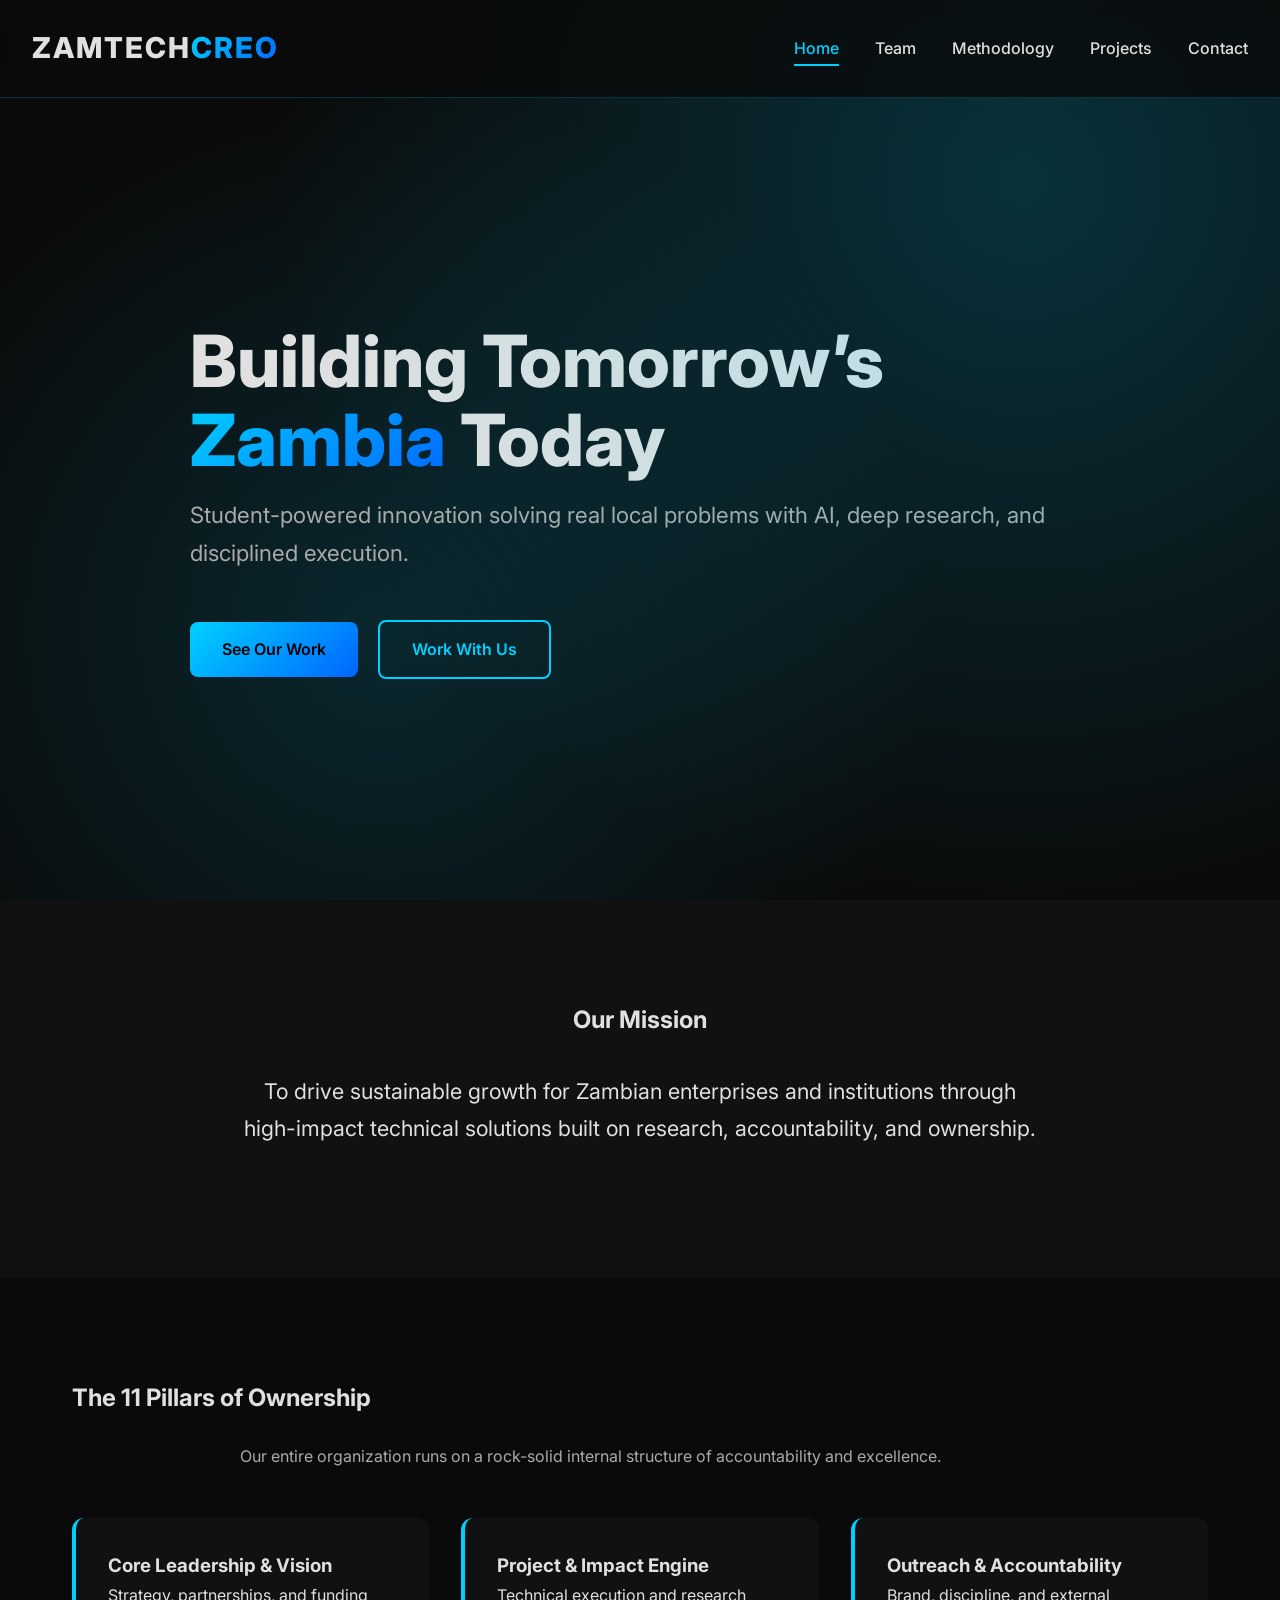
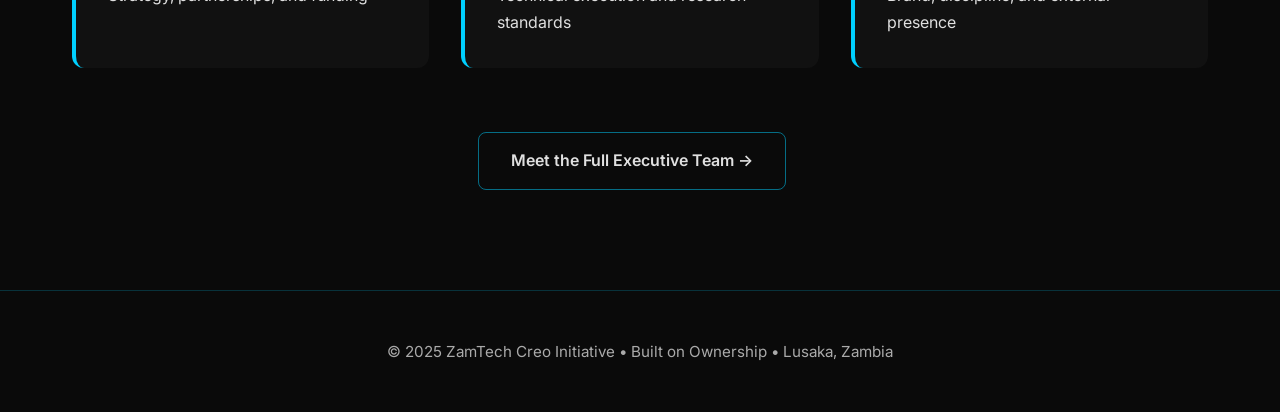
<file: index.html>
<!DOCTYPE html>
<html lang="en">
<head>
  <meta charset="UTF-8" />
  <meta name="viewport" content="width=device-width, initial-scale=1.0"/>
  
  <title>ZamTech Creo | Digital Readiness Audit</title>
  <meta name="title" content="ZamTech Creo | Digital Readiness Audit">
  <meta name="description" content="ZamTech Creo: Auditing digital readiness and linguistic accessibility across Zambia's tech landscape.">

  <link rel="icon" type="image/png" href="favicon.png">

  <meta property="og:type" content="website">
  <meta property="og:url" content="https://zamtech-main.vercel.app/">
  <meta property="og:title" content="ZamTech Creo | Digital Readiness Audit">
  <meta property="og:description" content="Auditing digital readiness and linguistic accessibility across Zambia's tech landscape.">
  <meta property="og:image" content="https://zamtech-main.vercel.app/og-image.png">

  <meta property="twitter:card" content="summary_large_image">
  <meta property="twitter:url" content="https://zamtech-main.vercel.app/">
  <meta property="twitter:title" content="ZamTech Creo">
  <meta property="twitter:description" content="Auditing digital readiness and linguistic accessibility across Zambia's tech landscape.">
  <meta property="twitter:image" content="https://zamtech-main.vercel.app/og-image.png">
  <meta property="og:image:width" content="1200">
  <meta property="og:image:height" content="630">
   <meta property="og:image:type" content="image/png">

  <link rel="stylesheet" href="styles.css">
  <link href="https://fonts.googleapis.com/css2?family=Inter:wght@300;400;500;600;700;800;900&display=swap" rel="stylesheet">
</head>
<body>

  <!-- Navigation -->
  <header class="header">
    <div class="logo">ZAMTECH<span class="highlight">CREO</span></div>
    <nav class="nav">
      <a href="index.html" class="active">Home</a>
      <a href="team.html">Team</a>
      <a href="methodology.html">Methodology</a>
      <a href="projects.html">Projects</a>
      <a href="contact.html">Contact</a>
    </nav>
    <div class="mobile-menu">☰</div>
  </header>

  <!-- Hero Section -->
  <section class="hero">
    <div class="container">
      <div class="hero-content">
        <h1>Building Tomorrow’s<br><span class="gradient-text">Zambia</span> Today</h1>
        <p class="subtitle">Student-powered innovation solving real local problems with AI, deep research, and disciplined execution.</p>
        <div class="hero-buttons">
          <a href="projects.html" class="btn-primary">See Our Work</a>
          <a href="contact.html" class="btn-secondary">Work With Us</a>
        </div>
      </div>
    </div>
    <div class="hero-glow"></div>
  </section>

  <!-- Mission -->
  <section class="section mission">
    <div class="container">
      <h2>Our Mission</h2>
      <p class="large-text">
        To drive sustainable growth for Zambian enterprises and institutions through high-impact technical solutions built on research, accountability, and ownership.
      </p>
    </div>
  </section>

  <!-- Pillars Preview -->
  <section class="section pillars-preview">
    <div class="container">
      <h2>The 11 Pillars of Ownership</h2>
      <p style="max-width:800px;margin:1.5rem auto;color:var(--text-muted);">
        Our entire organization runs on a rock-solid internal structure of accountability and excellence.
      </p>
      <div class="pillars-grid">
        <div class="pillar-card reveal">
          <h3>Core Leadership & Vision</h3>
          <p>Strategy, partnerships, and funding</p>
        </div>
        <div class="pillar-card reveal">
          <h3>Project & Impact Engine</h3>
          <p>Technical execution and research standards</p>
        </div>
        <div class="pillar-card reveal">
          <h3>Outreach & Accountability</h3>
          <p>Brand, discipline, and external presence</p>
        </div>
      </div>
      <div style="text-align:center;margin-top:2rem;">
        <a href="team.html" class="btn-outline">Meet the Full Executive Team →</a>
      </div>
    </div>
  </section>

  <!-- Footer -->
  <footer class="footer">
    <p>© 2025 ZamTech Creo Initiative • Built on Ownership • Lusaka, Zambia</p>
  </footer>

  <script src="script.js"></script>
</body>
</html>
</file>
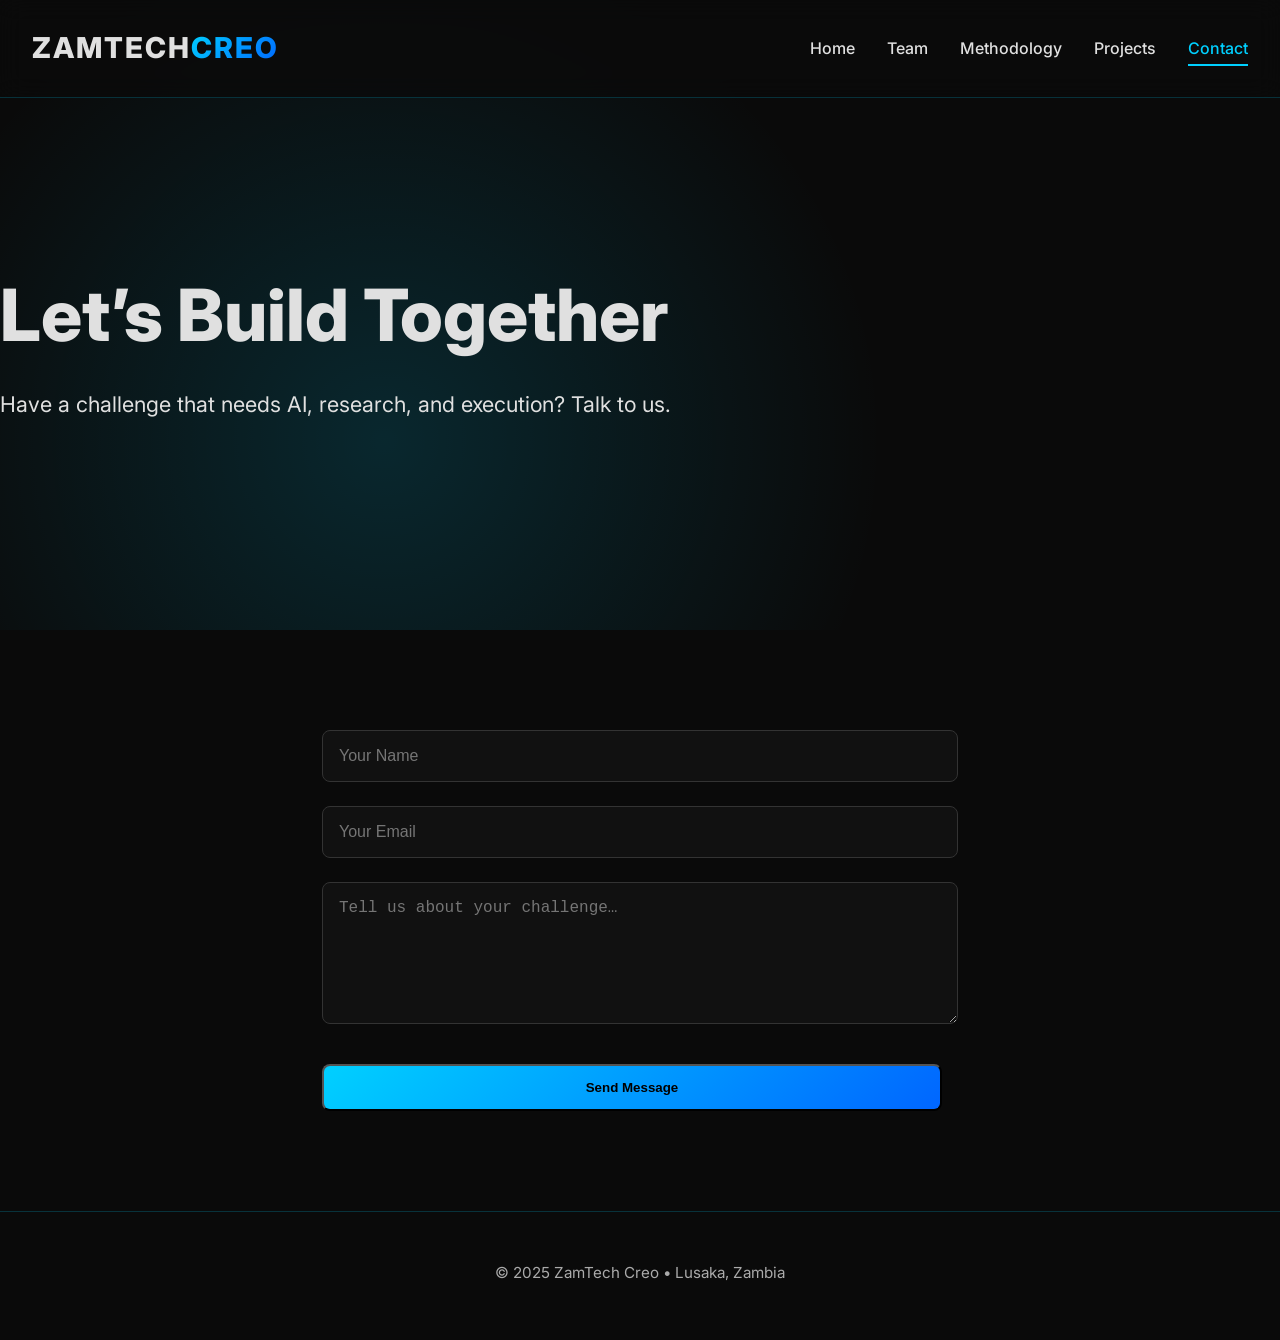
<file: contact.html>
<!DOCTYPE html><html lang="en"><head>
<meta charset="UTF-8"><meta name="viewport" content="width=device-width, initial-scale=1.0">
<title>ZamTech Creo | Contact</title>
<link rel="stylesheet" href="styles.css">
</head><body>

<header class="header">
  <div class="logo">ZAMTECH<span class="highlight">CREO</span></div>
  <nav class="nav"><a href="index.html">Home</a><a href="team.html">Team</a><a href="methodology.html">Methodology</a><a href="projects.html">Projects</a><a href="contact.html" class="active">Contact</a></nav>
  <div class="mobile-menu">☰</div>
</header>

<section class="hero small">
  <div class="hero-content">
    <h1>Let’s Build Together</h1>
    <p class="large-text">Have a challenge that needs AI, research, and execution? Talk to us.</p>
  </div>
</section>

<section class="section">
  <div class="container" style="max-width:700px;">
    <form action="https://formspree.io/f/your-email-here" method="POST" style="display:grid;gap:1.5rem;">
      <input type="text" name="name" placeholder="Your Name" required style="padding:1rem;border-radius:8px;border:1px solid #333;background:#111;color:white;font-size:1rem;">
      <input type="email" name="email" placeholder="Your Email" required style="padding:1rem;border-radius:8px;border:1px solid #333;background:#111;color:white;font-size:1rem;">
      <textarea name="message" rows="6" placeholder="Tell us about your challenge…" required style="padding:1rem;border-radius:8px;border:1px solid #333;background:#111;color:white;font-size:1rem;resize:vertical;"></textarea>
      <button type="submit" class="btn-primary">Send Message</button>
    </form>
  </div>
</section>

<footer class="footer"><p>© 2025 ZamTech Creo • Lusaka, Zambia</p></footer>
<script src="script.js"></script>
</body></html>
</file>
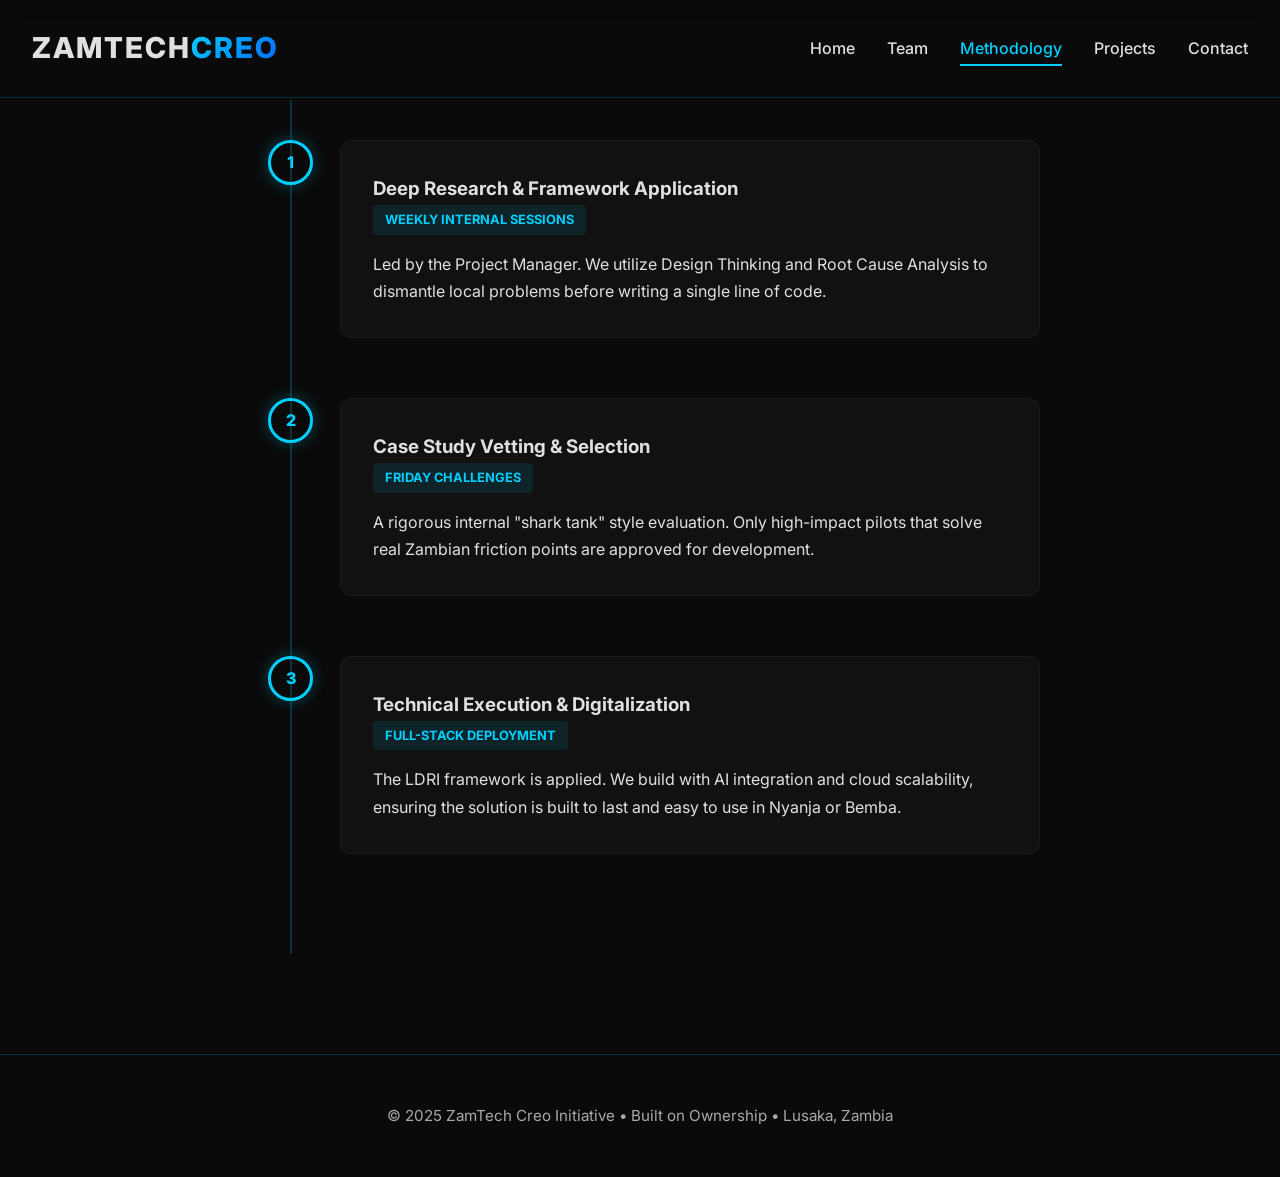
<file: methodology.html>
<!DOCTYPE html><html lang="en"><head>
<meta charset="UTF-8"><meta name="viewport" content="width=device-width, initial-scale=1.0">
<title>ZamTech Creo | Methodology</title>
<link rel="stylesheet" href="styles.css">
<link href="https://fonts.googleapis.com/css2?family=Inter:wght@300;400;500;600;700;800&display=swap" rel="stylesheet">
</head><body>

<header class="header">
  <div class="logo">ZAMTECH<span class="highlight">CREO</span></div>
  <nav class="nav"><a href="index.html">Home</a><a href="team.html">Team</a><a href="methodology.html" class="active">Methodology</a><a href="projects.html">Projects</a><a href="contact.html">Contact</a></nav>
  <div class="mobile-menu">☰</div>
</header>

<section class="section">
  <div class="container">
    <div class="timeline">
      
      <div class="timeline-item reveal">
        <div class="timeline-dot">1</div>
        <div class="timeline-content">
          <h3>Deep Research & Framework Application</h3>
          <span class="timeline-tag">Weekly Internal Sessions</span>
          <p>Led by the Project Manager. We utilize Design Thinking and Root Cause Analysis to dismantle local problems before writing a single line of code.</p>
        </div>
      </div>

      <div class="timeline-item reveal">
        <div class="timeline-dot">2</div>
        <div class="timeline-content">
          <h3>Case Study Vetting & Selection</h3>
          <span class="timeline-tag">Friday Challenges</span>
          <p>A rigorous internal "shark tank" style evaluation. Only high-impact pilots that solve real Zambian friction points are approved for development.</p>
        </div>
      </div>

      <div class="timeline-item reveal">
        <div class="timeline-dot">3</div>
        <div class="timeline-content">
          <h3>Technical Execution & Digitalization</h3>
          <span class="timeline-tag">Full-Stack Deployment</span>
          <p>The LDRI framework is applied. We build with AI integration and cloud scalability, ensuring the solution is built to last and easy to use in Nyanja or Bemba.</p>
        </div>
      </div>

    </div>
  </div>
</section>

<footer class="footer"><p>© 2025 ZamTech Creo Initiative • Built on Ownership • Lusaka, Zambia</p></footer>
<script src="script.js"></script>
</body></html>
</file>
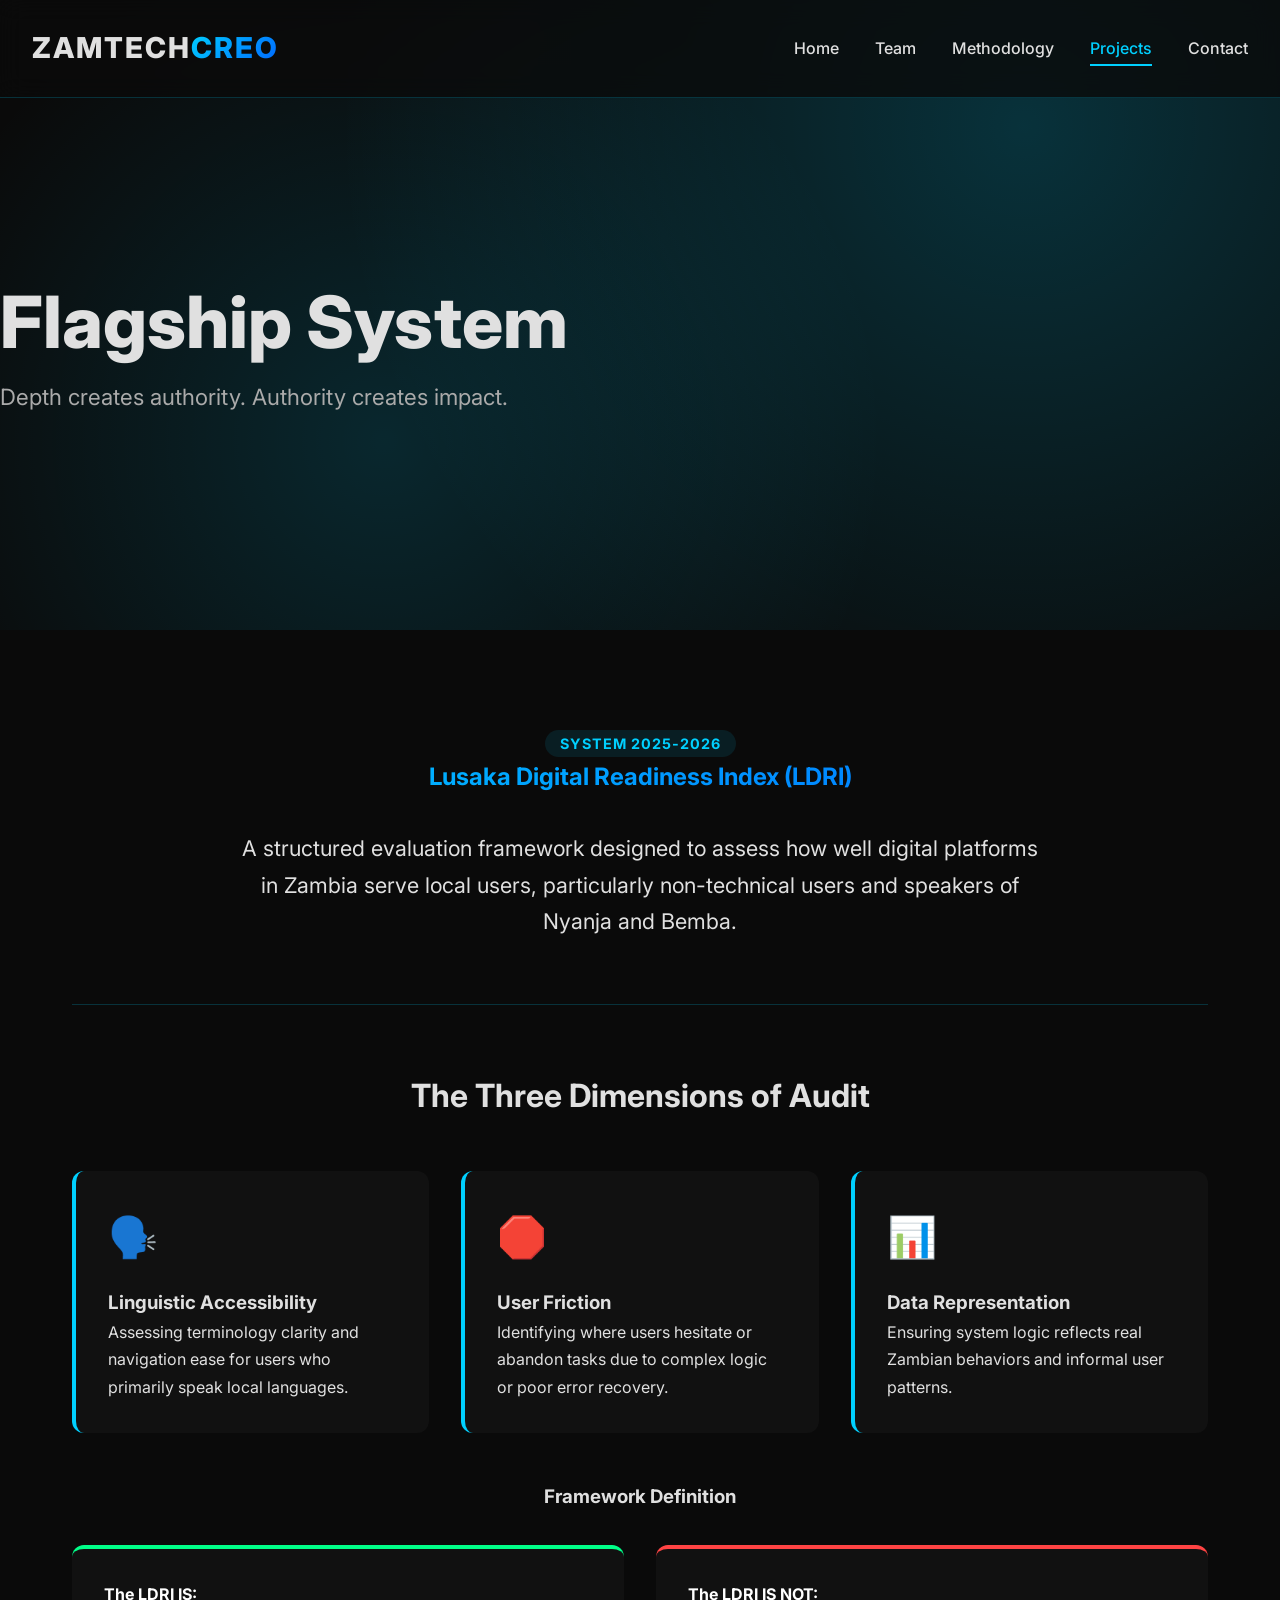
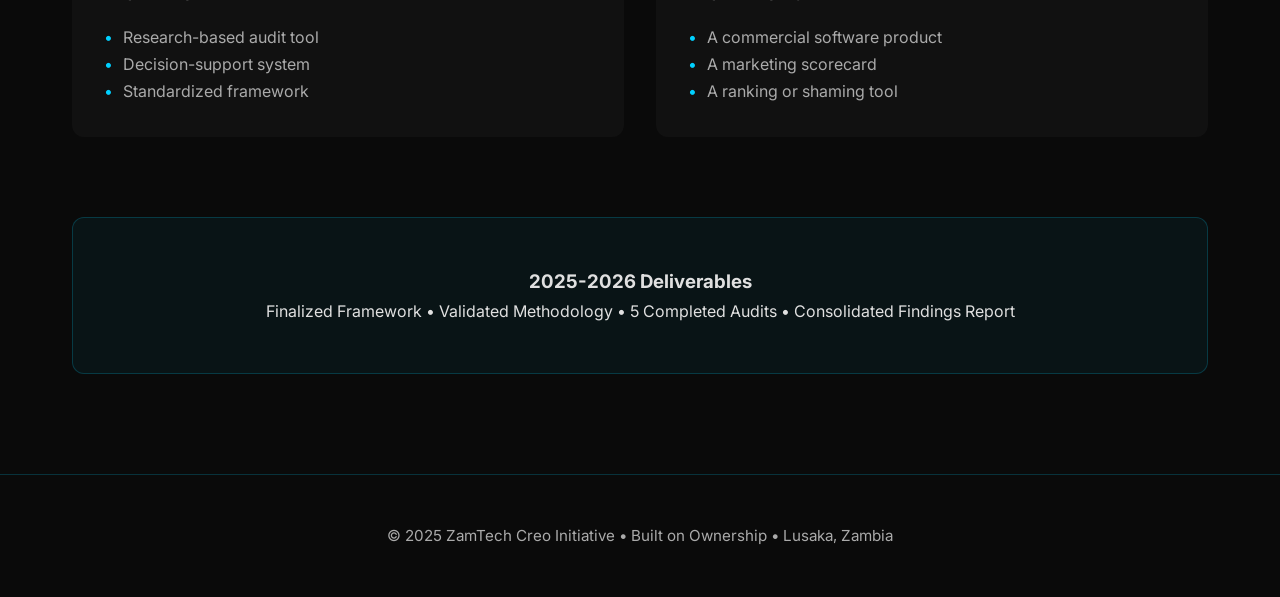
<file: projects.html>
<!DOCTYPE html>
<html lang="en">
<head>
  <meta charset="UTF-8">
  <meta name="viewport" content="width=device-width, initial-scale=1.0">
  <title>ZamTech Creo | LDRI Framework</title>
  <link rel="stylesheet" href="styles.css">
  <link href="https://fonts.googleapis.com/css2?family=Inter:wght@300;400;500;600;700;800;900&display=swap" rel="stylesheet">
</head>
<body>

  <header class="header">
    <div class="logo">ZAMTECH<span class="highlight">CREO</span></div>
    <nav class="nav">
      <a href="index.html">Home</a>
      <a href="team.html">Team</a>
      <a href="methodology.html">Methodology</a>
      <a href="projects.html" class="active">Projects</a>
      <a href="contact.html">Contact</a>
    </nav>
    <div class="mobile-menu">☰</div>
  </header>

  <section class="hero small">
    <div class="hero-content">
      <h1>Flagship System</h1>
      <p class="subtitle">Depth creates authority. Authority creates impact.</p>
    </div>
    <div class="hero-glow"></div>
  </section>

  <section class="section">
    <div class="container">
      
      <div class="project-intro reveal">
        <span class="badge">System 2025-2026</span>
        <h2 class="gradient-text">Lusaka Digital Readiness Index (LDRI)</h2>
        <p class="large-text">A structured evaluation framework designed to assess how well digital platforms in Zambia serve local users, particularly non-technical users and speakers of Nyanja and Bemba.</p>
      </div>

      <hr style="border: 0; border-top: 1px solid rgba(0,208,255,0.2); margin: 4rem 0;">

      <h3 class="reveal" style="text-align:center; margin-bottom:3rem; font-size: 2rem;">The Three Dimensions of Audit</h3>
      <div class="pillars-grid">
        <div class="pillar-card reveal">
          <div class="icon">🗣️</div>
          <h3>Linguistic Accessibility</h3>
          <p>Assessing terminology clarity and navigation ease for users who primarily speak local languages.</p>
        </div>
        <div class="pillar-card reveal">
          <div class="icon">🛑</div>
          <h3>User Friction</h3>
          <p>Identifying where users hesitate or abandon tasks due to complex logic or poor error recovery.</p>
        </div>
        <div class="pillar-card reveal">
          <div class="icon">📊</div>
          <h3>Data Representation</h3>
          <p>Ensuring system logic reflects real Zambian behaviors and informal user patterns.</p>
        </div>
      </div>

      <div class="comparison-section reveal">
        <h3 style="text-align: center; margin-bottom: 2rem;">Framework Definition</h3>
        <div class="comparison-grid">
          <div class="comp-box is">
            <h4>The LDRI IS:</h4>
            <ul>
              <li>Research-based audit tool</li>
              <li>Decision-support system</li>
              <li>Standardized framework</li>
            </ul>
          </div>
          <div class="comp-box is-not">
            <h4>The LDRI IS NOT:</h4>
            <ul>
              <li>A commercial software product</li>
              <li>A marketing scorecard</li>
              <li>A ranking or shaming tool</li>
            </ul>
          </div>
        </div>
      </div>

      <div class="accountability reveal" style="margin-top:5rem;">
        <h3>2025-2026 Deliverables</h3>
        <p>Finalized Framework • Validated Methodology • 5 Completed Audits • Consolidated Findings Report</p>
      </div>

    </div>
  </section>

  <footer class="footer">
    <p>© 2025 ZamTech Creo Initiative • Built on Ownership • Lusaka, Zambia</p>
  </footer>

  <script src="script.js"></script>
</body>
</html>
</file>
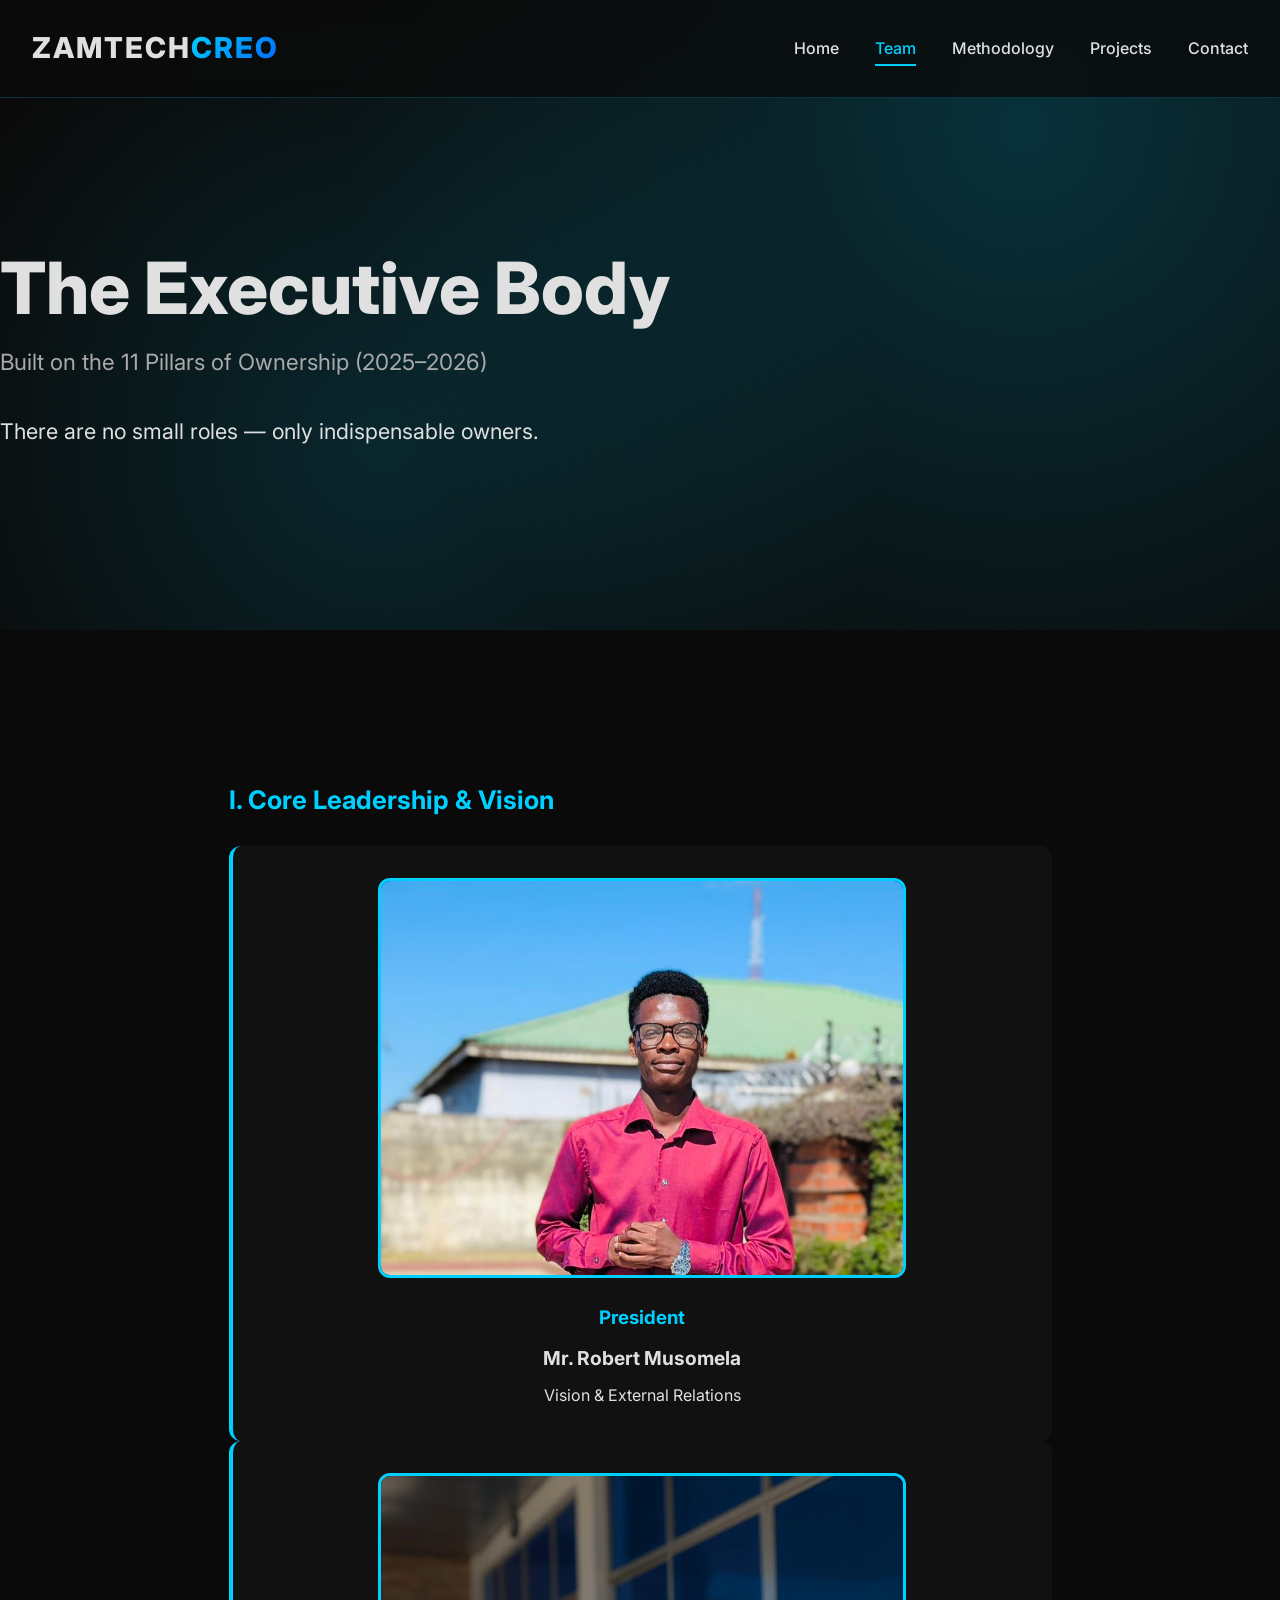
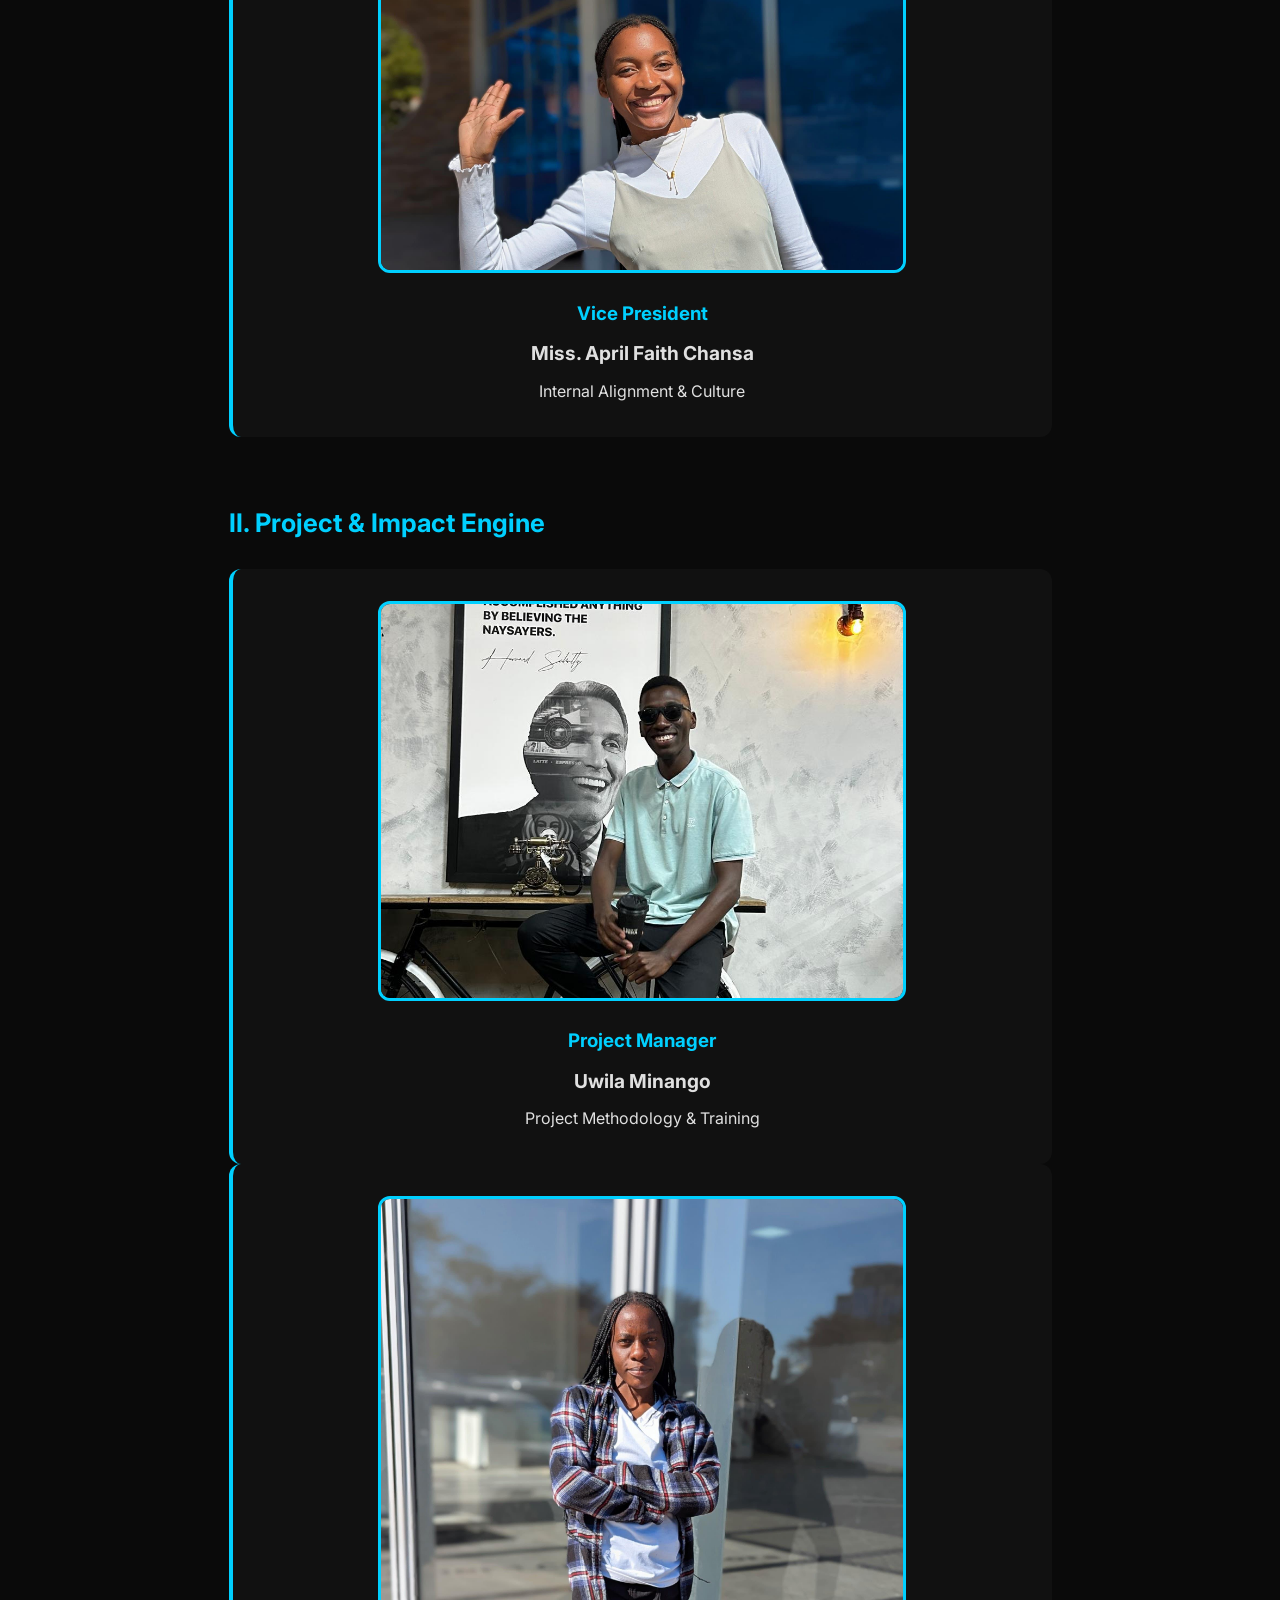
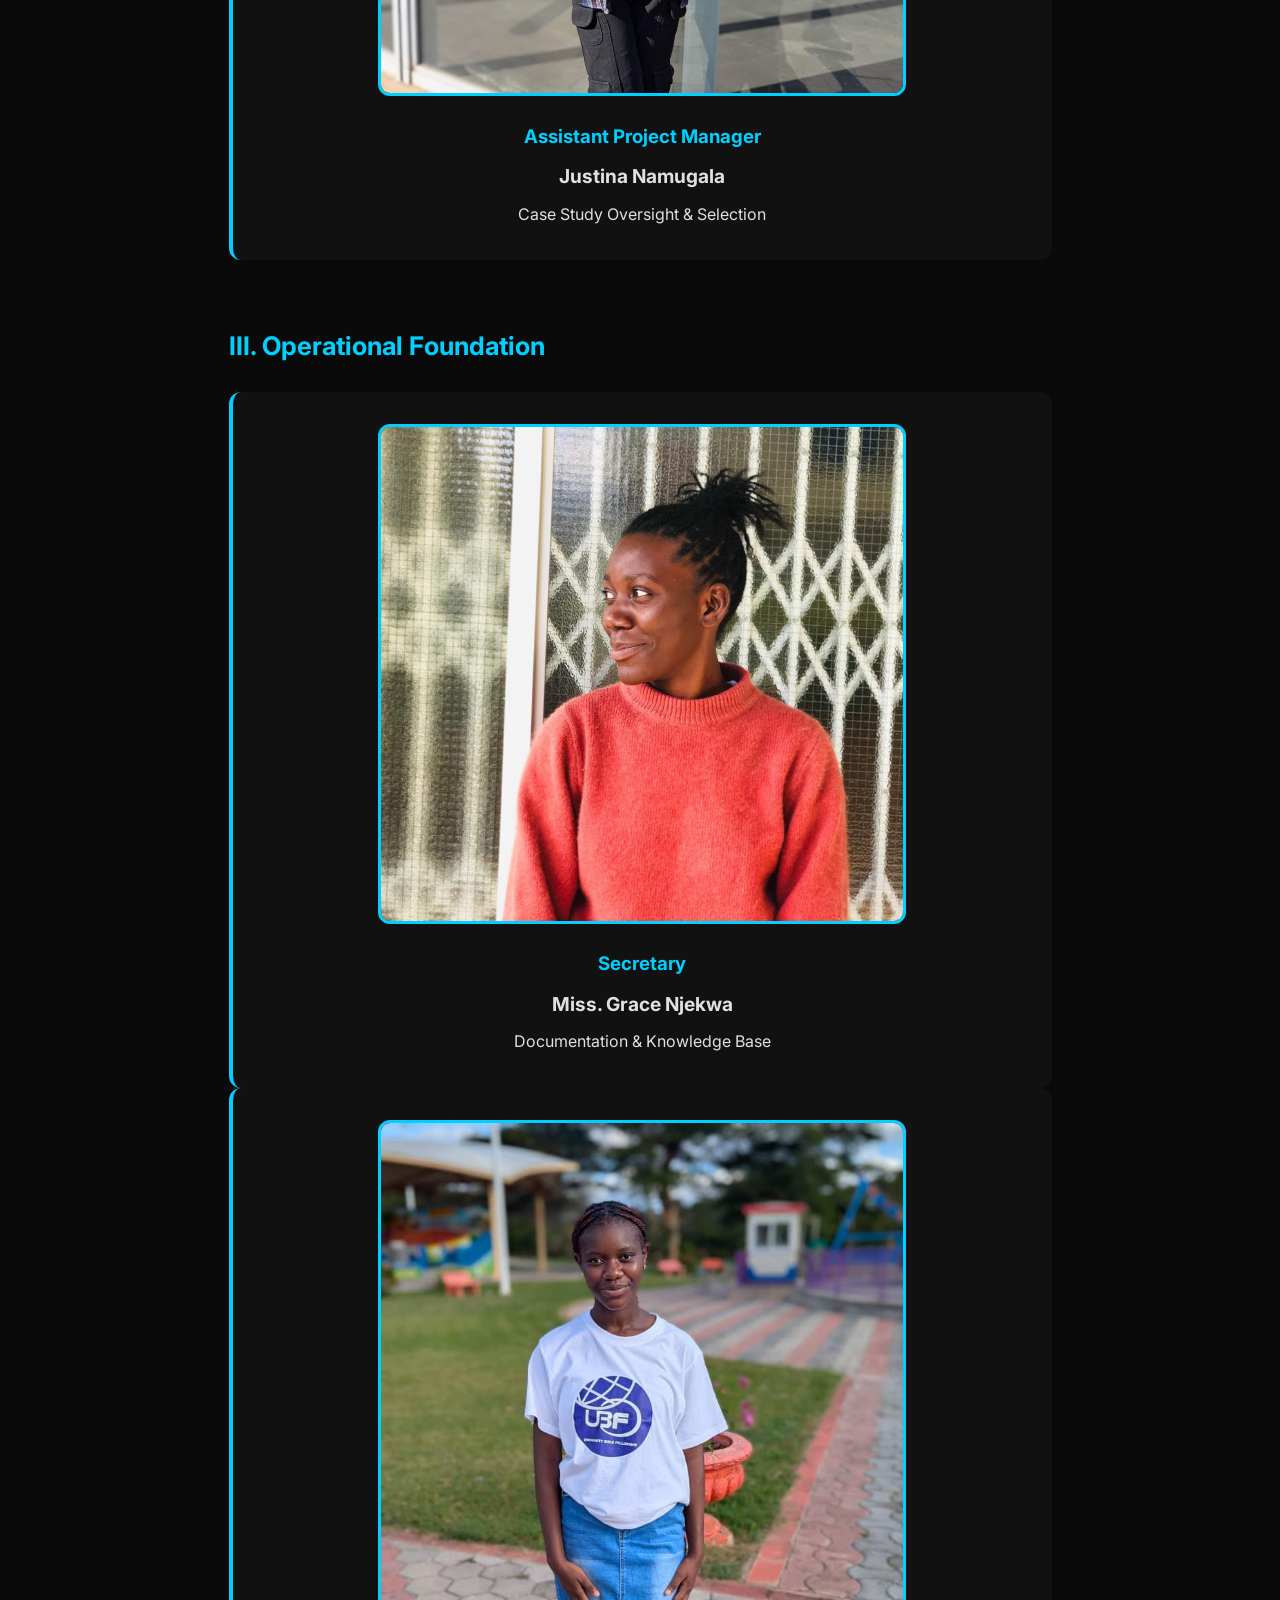
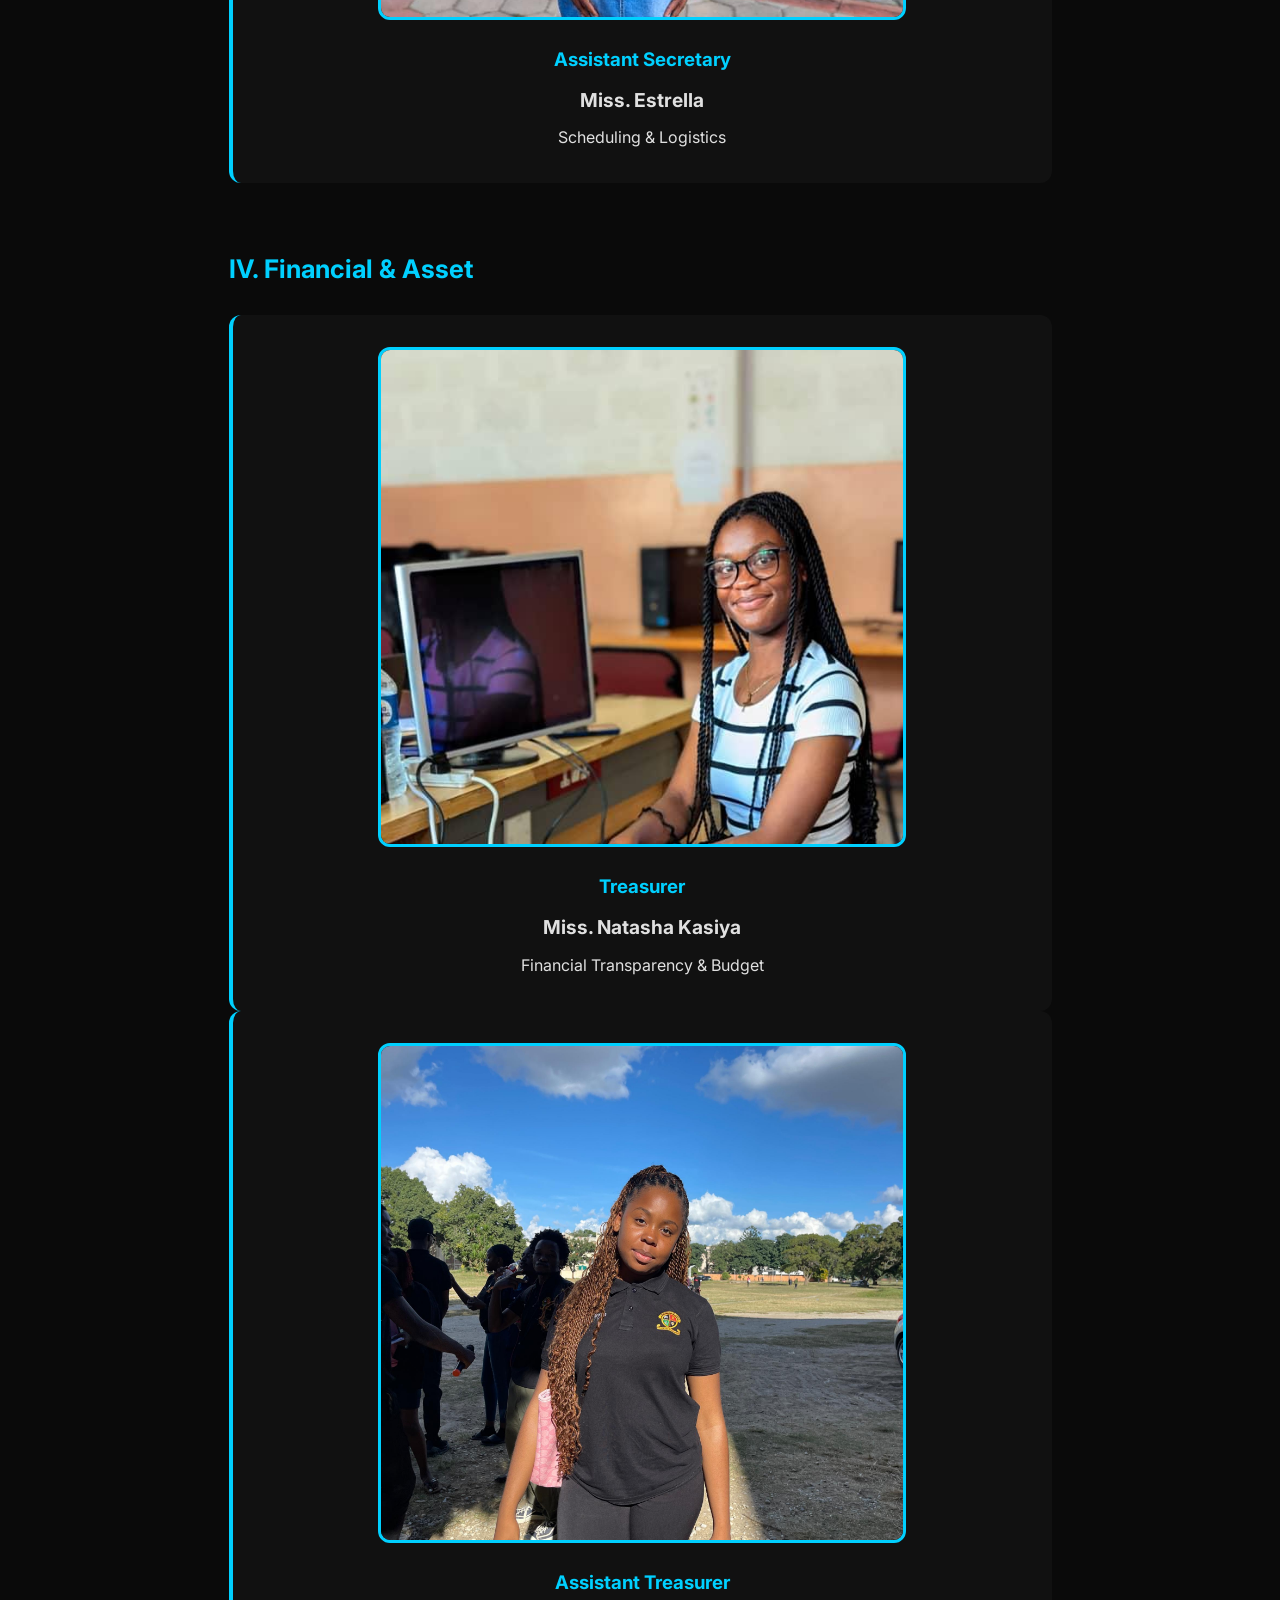
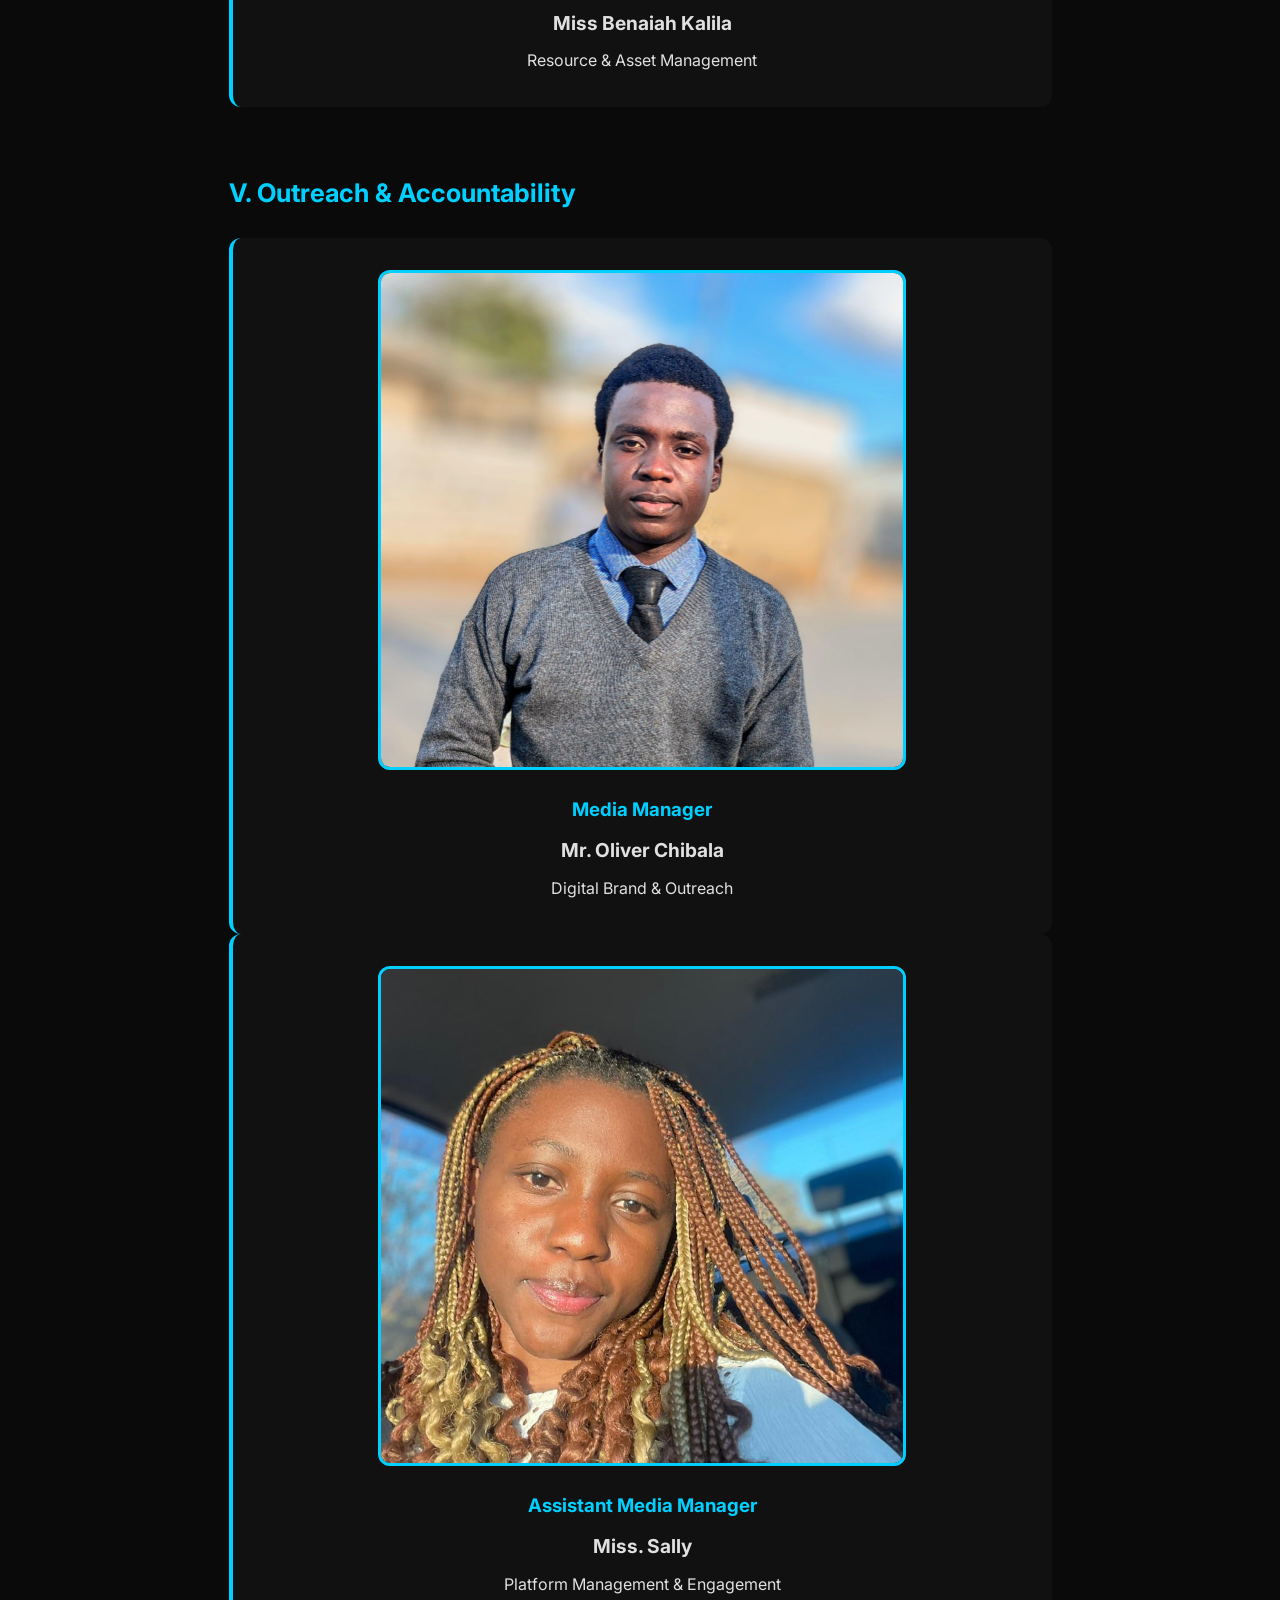
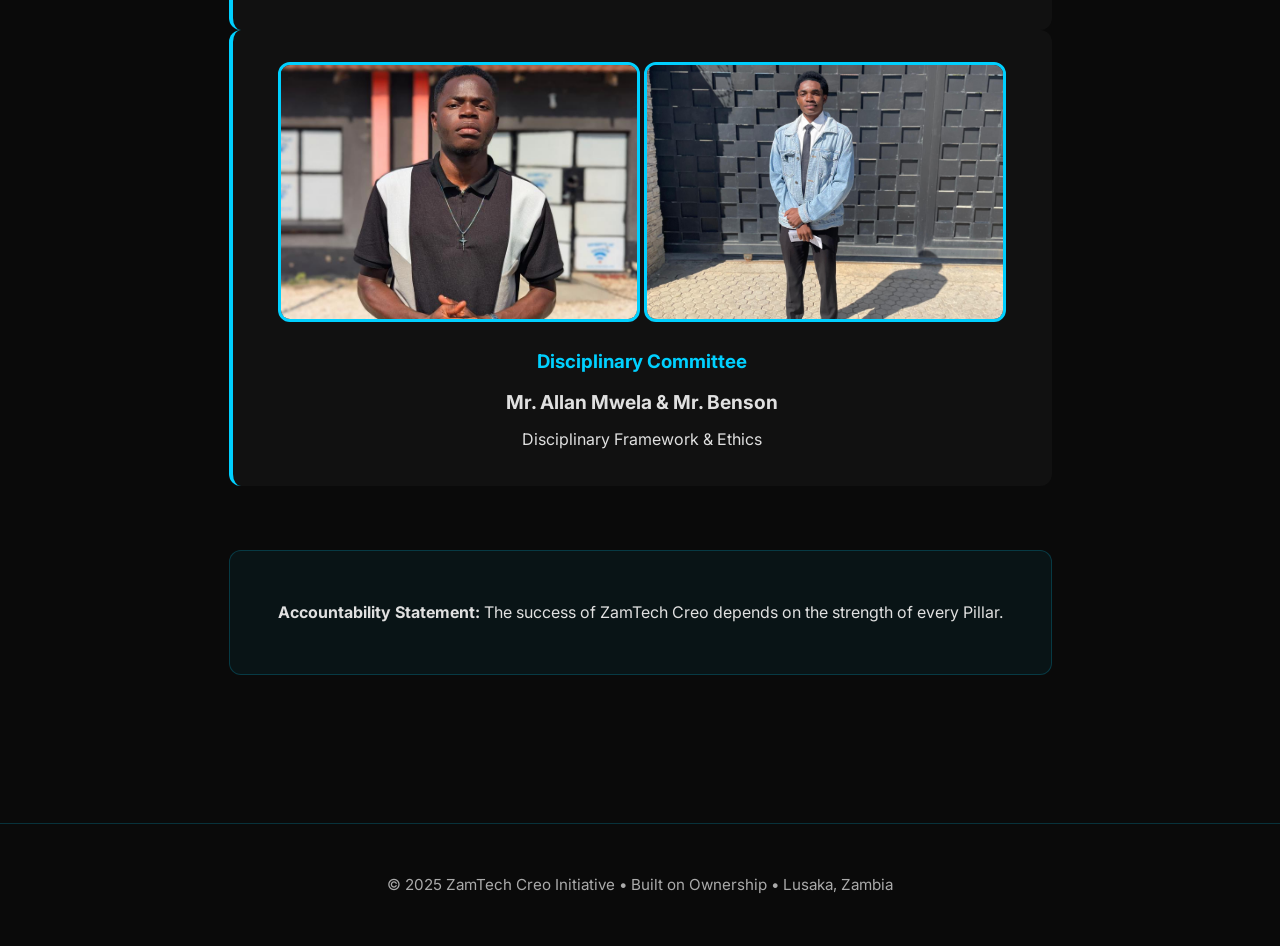
<file: team.html>
<!DOCTYPE html>
<html lang="en">
<head>
  <meta charset="UTF-8" />
  <meta name="viewport" content="width=device-width, initial-scale=1.0"/>
  <title>ZamTech Creo | Executive Team & The 11 Pillars</title>
  <link rel="stylesheet" href="styles.css" />
  <link href="https://fonts.googleapis.com/css2?family=Inter:wght@300;400;500;600;700;800;900&display=swap" rel="stylesheet">
</head>
<body>

  <header class="header">
    <div class="logo">ZAMTECH<span class="highlight">CREO</span></div>
    <nav class="nav">
      <a href="index.html">Home</a>
      <a href="team.html" class="active">Team</a>
      <a href="methodology.html">Methodology</a>
      <a href="projects.html">Projects</a>
      <a href="contact.html">Contact</a>
    </nav>
    <div class="mobile-menu">☰</div>
  </header>

  <section class="hero small">
    <div class="hero-content">
      <h1>The Executive Body</h1>
      <p class="subtitle">Built on the 11 Pillars of Ownership (2025–2026)</p>
      <p class="large-text">There are no small roles — only indispensable owners.</p>
    </div>
    <div class="hero-glow"></div>
  </section>

  <section class="section team-grid">
    <div class="container">

      <!-- PILLAR I -->
      <div class="pillar-group">
        <h2 class="pillar-title">I. Core Leadership & Vision</h2>
        <div class="role-card reveal">
          <img src="images/robert.JPG" alt="Robert Musomela" class="robert">
          <h3>President</h3>
          <strong>Mr. Robert Musomela</strong>
          <p>Vision & External Relations</p>
        </div>
        <div class="role-card reveal">
          <img src="images/april.JPG" alt="April Faith Chansa" class="faith">
          <h3>Vice President</h3>
          <strong>Miss. April Faith Chansa</strong>
          <p>Internal Alignment & Culture</p>
        </div>
      </div>

      <!-- PILLAR II -->
      <div class="pillar-group">
        <h2 class="pillar-title">II. Project & Impact Engine</h2>
        <div class="role-card reveal">
          <img src="images/uwila.JPG" alt="Uwila Minango" class="uwila">
          <h3>Project Manager</h3>
          <strong>Uwila Minango</strong>
          <p>Project Methodology & Training</p>
        </div>
        <div class="role-card reveal">
          <img src="images/justina.JPG" alt="Justina Namugala" class="justina">
          <h3>Assistant Project Manager</h3>
          <strong>Justina Namugala</strong>
          <p>Case Study Oversight & Selection</p>
        </div>
      </div>

      <!-- PILLAR III -->
      <div class="pillar-group">
        <h2 class="pillar-title">III. Operational Foundation</h2>
        <div class="role-card reveal">
          <img src="images/grace.JPG" alt="Grace Njekwa" class="grace">
          <h3>Secretary</h3>
          <strong>Miss. Grace Njekwa</strong>
          <p>Documentation & Knowledge Base</p>
        </div>
        <div class="role-card reveal">
          <img src="images/estrella.JPG" alt="Estrella" class="estrella">
          <h3>Assistant Secretary</h3>
          <strong>Miss. Estrella</strong>
          <p>Scheduling & Logistics</p>
        </div>
      </div>

      <!-- PILLAR IV -->
      <div class="pillar-group">
        <h2 class="pillar-title">IV. Financial & Asset</h2>
        <div class="role-card reveal">
          <img src="images/natasha.JPG" alt="Natasha Kasiya" class="natasha">
          <h3>Treasurer</h3>
          <strong>Miss. Natasha Kasiya</strong>
          <p>Financial Transparency & Budget</p>
        </div>
        <div class="role-card reveal">
          <img src="images/benaiah.JPG" alt="Benaiah Kalila" class="benaiah">
          <h3>Assistant Treasurer</h3>
          <strong>Miss Benaiah Kalila</strong>
          <p>Resource & Asset Management</p>
        </div>
      </div>

      <!-- PILLAR V -->
      <div class="pillar-group">
        <h2 class="pillar-title">V. Outreach & Accountability</h2>
        <div class="role-card reveal">
          <img src="images/oliver.JPG" alt="Oliver Chibala" class="oliver">
          <h3>Media Manager</h3>
          <strong>Mr. Oliver Chibala</strong>
          <p>Digital Brand & Outreach</p>
        </div>
        <div class="role-card reveal">
          <img src="images/sally.JPG" alt="Sally" class="sally">
          <h3>Assistant Media Manager</h3>
          <strong>Miss. Sally</strong>
          <p>Platform Management & Engagement</p>
        </div>
        <div class="role-card full-width review">
          <img src="images/allan.JPG" alt="Allan Mwela" class="team-photo" style="width:48%;display:inline-block;">
          <img src="images/benson.JPG" alt="Benson" class="team-photo" style="width:48%;display:inline-block;">
          <h3>Disciplinary Committee</h3>
          <strong>Mr. Allan Mwela & Mr. Benson</strong>
          <p>Disciplinary Framework & Ethics</p>
        </div>
      </div>

      <div class="accountability">
        <p><strong>Accountability Statement:</strong> The success of ZamTech Creo depends on the strength of every Pillar.</p>
      </div>

    </div>
  </section>

  <footer class="footer">
    <p>© 2025 ZamTech Creo Initiative • Built on Ownership • Lusaka, Zambia</p>
  </footer>

  <script src="script.js"></script>
</body>
</html>
</file>
<file: styles.css>
/* ==== ZAMTECH CREO 2025 — ULTRA PROFESSIONAL DARK THEME ==== */
@import url('https://fonts.googleapis.com/css2?family=Inter:wght@300;400;500;600;700;800;900&display=swap');

:root {
  --bg: #0a0a0a;
  --surface: #111111;
  --text: #e0e0e0;
  --text-muted: #aaaaaa;
  --accent: #00d0ff;
  --accent-dark: #0099cc;
  --gradient: linear-gradient(135deg, #00d0ff, #0066ff);
}

* { margin:0; padding:0; box-sizing:border-box; }
body {
  font-family: 'Inter', system-ui, sans-serif;
  background: var(--bg);
  color: var(--text);
  line-height: 1.7;
  overflow-x: hidden;
}

/* Layout */
.container { max-width: 1200px; margin: 0 auto; padding: 0 2rem; }
.section { padding: 100px 0; }

/* Header */
.header {
  position: fixed;
  top: 0; left: 0; right: 0;
  z-index: 1000;
  padding: 1.5rem 2rem;
  display: flex;
  justify-content: space-between;
  align-items: center;
  background: rgba(10,10,10,0.8);
  backdrop-filter: blur(12px);
  border-bottom: 1px solid rgba(0,208,255,0.2);
}
.logo { font-size: 1.8rem; font-weight: 800; letter-spacing: 2px; }
.logo .highlight { /*color: var(--accent); */
        background: var(--gradient);
  -webkit-background-clip: text;
  background-clip: text;
  -webkit-text-fill-color: transparent;
   }
.nav a {
  color: var(--text);
  text-decoration: none;
  margin-left: 2rem;
  font-weight: 500;
  position: relative;
  transition: color 0.3s;
}
.nav a:hover, .nav a.active {
  color: var(--accent);
}
.nav a.active::after {
  content: ''; position: absolute; bottom: -8px; left: 0; right: 0;
  height: 2px; background: var(--accent);
}
.mobile-menu { display: none; font-size: 1.8rem; cursor: pointer; }

/* Hero */
.hero {
  min-height: 100vh;
  display: flex;
  align-items: center;
  position: relative;
  padding-top: 100px;
  background: radial-gradient(circle at 30% 70%, rgba(0,208,255,0.15), transparent 50%);
}
.hero.small { min-height: 70vh; }
.hero-content { max-width: 900px; z-index: 2; }
h1 {
  font-size: 4.5rem;
  font-weight: 800;
  line-height: 1.1;
  margin-bottom: 1rem;
}
.gradient-text {
  background: var(--gradient);
  -webkit-background-clip: text;
  background-clip: text;
  -webkit-text-fill-color: transparent;
}
.subtitle { font-size: 1.4rem; color: var(--text-muted); margin-bottom: 2rem; }
.large-text { font-size: 1.35rem; max-width: 800px; margin: 2rem auto; }
.hero-glow {
  position: absolute;
  top: 0; left: 0; right: 0; bottom: 0;
  background: radial-gradient(circle at 80% 20%, rgba(0,208,255,0.2), transparent 60%);
  pointer-events: none;
}

/* Buttons */
.btn-primary, .btn-secondary, .btn-outline {
  display: inline-block;
  padding: 14px 32px;
  border-radius: 8px;
  font-weight: 600;
  text-decoration: none;
  margin-right: 1rem;
  margin-top: 1rem;
  transition: all 0.3s;
}
.btn-primary {
  background: var(--gradient);
  color: black;
}
.btn-primary:hover { transform: translateY(-3px); box-shadow: 0 10px 30px rgba(0,208,255,0.4); }
.btn-secondary {
  border: 2px solid var(--accent);
  color: var(--accent);
}
.btn-secondary:hover { background: var(--accent); color: black; }
.btn-outline { border: 1px solid rgba(0,208,255,0.5); color: var(--text); }
.btn-outline:hover { background: rgba(0,208,255,0.1); }

/* Cards & Grids */
.pillars-grid, .team-grid { display: grid; gap: 2rem; margin: 3rem 0; }
.pillars-grid { grid-template-columns: repeat(auto-fit, minmax(300px, 1fr)); }
.pillar-card, .role-card {
  background: var(--surface);
  padding: 2rem;
  border-radius: 12px;
  border-left: 4px solid var(--accent);
  transition: transform 0.3s, box-shadow 0.3s;
}
.pillar-card:hover, .role-card:hover {
  transform: translateY(-8px);
  box-shadow: 0 15px 40px rgba(0,208,255,0.15);
}
.pillar-group { margin-bottom: 4rem; }
.pillar-title {
  font-size: 1.6rem;
  margin-bottom: 1.5rem;
  color: var(--accent);
  font-weight: 700;
}
.role-card h3 { color: var(--accent); margin-bottom: 0.5rem; }
.role-card strong { display: block; font-size: 1.2rem; margin: 0.5rem 0; }
.full-width { grid-column: 1 / -1; }

/* Sections */
.mission { text-align: center; background: var(--surface); }
.accountability {
  text-align: center;
  padding: 3rem;
  background: rgba(0,208,255,0.05);
  border-radius: 12px;
  border: 1px solid rgba(0,208,255,0.2);
  margin-top: 4rem;
}

/* Footer */
.footer {
  text-align: center;
  padding: 3rem;
  border-top: 1px solid rgba(0,208,255,0.2);
  color: var(--text-muted);
  font-size: 0.95rem;
}

/* Responsive */
/*@media (max-width: 868px) {
  .nav { display: none; position: fixed; top: 80px; left: 0; right: 0; background: var(--bg); padding: 2rem; flex-direction: column; }
  .nav a { margin: 1rem 0; font-size: 1.4rem; }
  .mobile-menu { display: block; }
  h1 { font-size: 3.2rem; }
  .hero-buttons { text-align: center; }
  .btn-primary, .btn-secondary { display: block; margin: 1rem auto; }
}*/
/* Testing code*/
@media (max-width: 868px) {
  .mobile-menu {
    display: block !important;         /* force visible on mobile */
    font-size: 2rem;
    cursor: pointer;
    color: var(--accent);
  }

  .nav {
    display: none !important;          /* stronger hide */
    position: fixed;
    top: 80px;                         /* ← measure your header height! */
    left: 0;
    right: 0;
    background: var(--bg);
    padding: 1.5rem 1rem;
    flex-direction: column;
    align-items: center;
    gap: 1rem;
    z-index: 999;
    border-top: 1px solid rgba(0, 208, 255, 0.15);
    box-shadow: 0 8px 25px rgba(0,0,0,0.5);
  }

  .nav.open {
    display: flex !important;          /* strongest show */
  }

  .nav a {
    font-size: 1.4rem;
    padding: 0.8rem 2rem;
    width: 100%;
    max-width: 360px;
    text-align: center;
    border-radius: 8px;
    transition: background 0.25s;
  }

  .nav a:hover {
    background: rgba(0, 208, 255, 0.12);
  }

  /* Smooth animation */
  .nav {
    opacity: 0;
    transform: translateY(-10px);
    transition: opacity 0.3s ease, transform 0.35s ease;
  }

  .nav.open {
    opacity: 1;
    transform: translateY(0);
  }
}

.team-photo {
  width: 100%;
  height: 260px;
  object-fit: cover;
  border-radius: 12px;
  border: 3px solid var(--accent);
  margin-bottom: 1rem;
  object-position: center;
}
.robert{
   width: 70%;
   height: 400px;
   object-fit: cover;
   border-radius: 12px;
  border: 3px solid var(--accent);
  margin-bottom: 1rem;


}
.faith{
  width: 70%;
   height: 400px;
   object-fit: cover;
   border-radius: 12px;
  border: 3px solid var(--accent);
  margin-bottom: 1rem;
}
.uwila{

  width: 70%;
   height: 400px;
   object-fit: cover;
   border-radius: 12px;
  border: 3px solid var(--accent);
  margin-bottom: 1rem;
}
.justina{
  object-position: top;
 width: 70%;
   height: 500px;
   object-fit: cover;
   border-radius: 12px;
  border: 3px solid var(--accent);
  margin-bottom: 1rem;
}
.grace{
object-position: center;
 width: 70%;
   height: 500px;
   object-fit: cover;
   border-radius: 12px;
  border: 3px solid var(--accent);
  margin-bottom: 1rem;
}
.estrella{
  object-position: top;
 width: 70%;
   height: 500px;
   object-fit: cover;
   border-radius: 12px;
  border: 3px solid var(--accent);
  margin-bottom: 1rem;
}
.natasha{
  object-position:top;
 width: 70%;
   height: 500px;
   object-fit: cover;
   border-radius: 12px;
  border: 3px solid var(--accent);
  margin-bottom: 1rem;
}
.benaiah{
   object-position:center;
 width: 70%;
   height: 500px;
   object-fit: cover;
   border-radius: 12px;
  border: 3px solid var(--accent);
  margin-bottom: 1rem;
}
.oliver{
 object-position:center;
 width: 70%;
   height: 500px;
   object-fit: cover; 
   border-radius: 12px;
  border: 3px solid var(--accent);
  margin-bottom: 1rem;
}
.sally{
  object-position:center;
 width: 70%;
   height: 500px;
   object-fit: cover; 
   border-radius: 12px;
  border: 3px solid var(--accent);
  margin-bottom: 1rem;
}

.role-card { text-align: center; }
.reveal {
  opacity: 0;
  transform: translateY(30px);
  transition: all 0.8s ease-out;
}

.reveal.active {
  opacity: 1;
  transform: translateY(0);
}
/* Projects Specific Styles */
.badge {
  background: rgba(0,208,255,0.1);
  color: var(--accent);
  padding: 5px 15px;
  border-radius: 20px;
  font-size: 0.9rem;
  font-weight: 700;
  text-transform: uppercase;
  letter-spacing: 1px;
}

.project-intro { text-align: center; margin-bottom: 4rem; }

.icon { font-size: 2.5rem; margin-bottom: 1rem; }

.comparison-grid {
  display: grid;
  grid-template-columns: 1fr 1fr;
  gap: 2rem;
  margin-top: 2rem;
}

.comp-box {
  padding: 2rem;
  border-radius: 12px;
  background: var(--surface);
}

.comp-box.is { border-top: 4px solid #00ff88; } /* Green for 'is' */
.comp-box.is-not { border-top: 4px solid #ff4444; } /* Red for 'is not' */

.comp-box h4 { margin-bottom: 1rem; color: #fff; }

.comp-box ul {
  list-style: none;
  color: var(--text-muted);
}

.comp-box ul li::before {
  content: "•";
  color: var(--accent);
  margin-right: 10px;
}

@media (max-width: 768px) {
  .comparison-grid { grid-template-columns: 1fr; }
}
/* --- Vertical Timeline Methodology --- */
.timeline {
  position: relative;
  max-width: 800px;
  margin: 0 auto;
  padding: 40px 0;
}

/* The vertical line */
.timeline::after {
  content: '';
  position: absolute;
  width: 2px;
  background: rgba(0, 208, 255, 0.2);
  top: 0; bottom: 0;
  left: 50px; /* Aligns with the dots */
}

.timeline-item {
  position: relative;
  margin-bottom: 60px;
  padding-left: 100px; /* Space for the line and dot */
}

.timeline-dot {
  position: absolute;
  left: 28px;
  width: 45px;
  height: 45px;
  background: var(--bg);
  border: 3px solid var(--accent);
  border-radius: 50%;
  display: flex;
  align-items: center;
  justify-content: center;
  color: var(--accent);
  font-weight: 800;
  z-index: 2;
  box-shadow: 0 0 15px rgba(0, 208, 255, 0.3);
}

.timeline-content {
  background: var(--surface);
  padding: 2rem;
  border-radius: 12px;
  border: 1px solid rgba(255, 255, 255, 0.05);
  transition: transform 0.3s;
}

.timeline-item:hover .timeline-content {
  transform: translateX(10px);
  border-color: var(--accent);
}

.timeline-tag {
  display: inline-block;
  background: rgba(0, 208, 255, 0.1);
  color: var(--accent);
  font-size: 0.8rem;
  font-weight: 700;
  padding: 4px 12px;
  border-radius: 4px;
  margin-bottom: 1rem;
  text-transform: uppercase;
}

/* Responsive adjustment */
@media (max-width: 600px) {
  .timeline::after { left: 20px; }
  .timeline-item { padding-left: 60px; }
  .timeline-dot { left: 0; width: 40px; height: 40px; }
}
</file>
